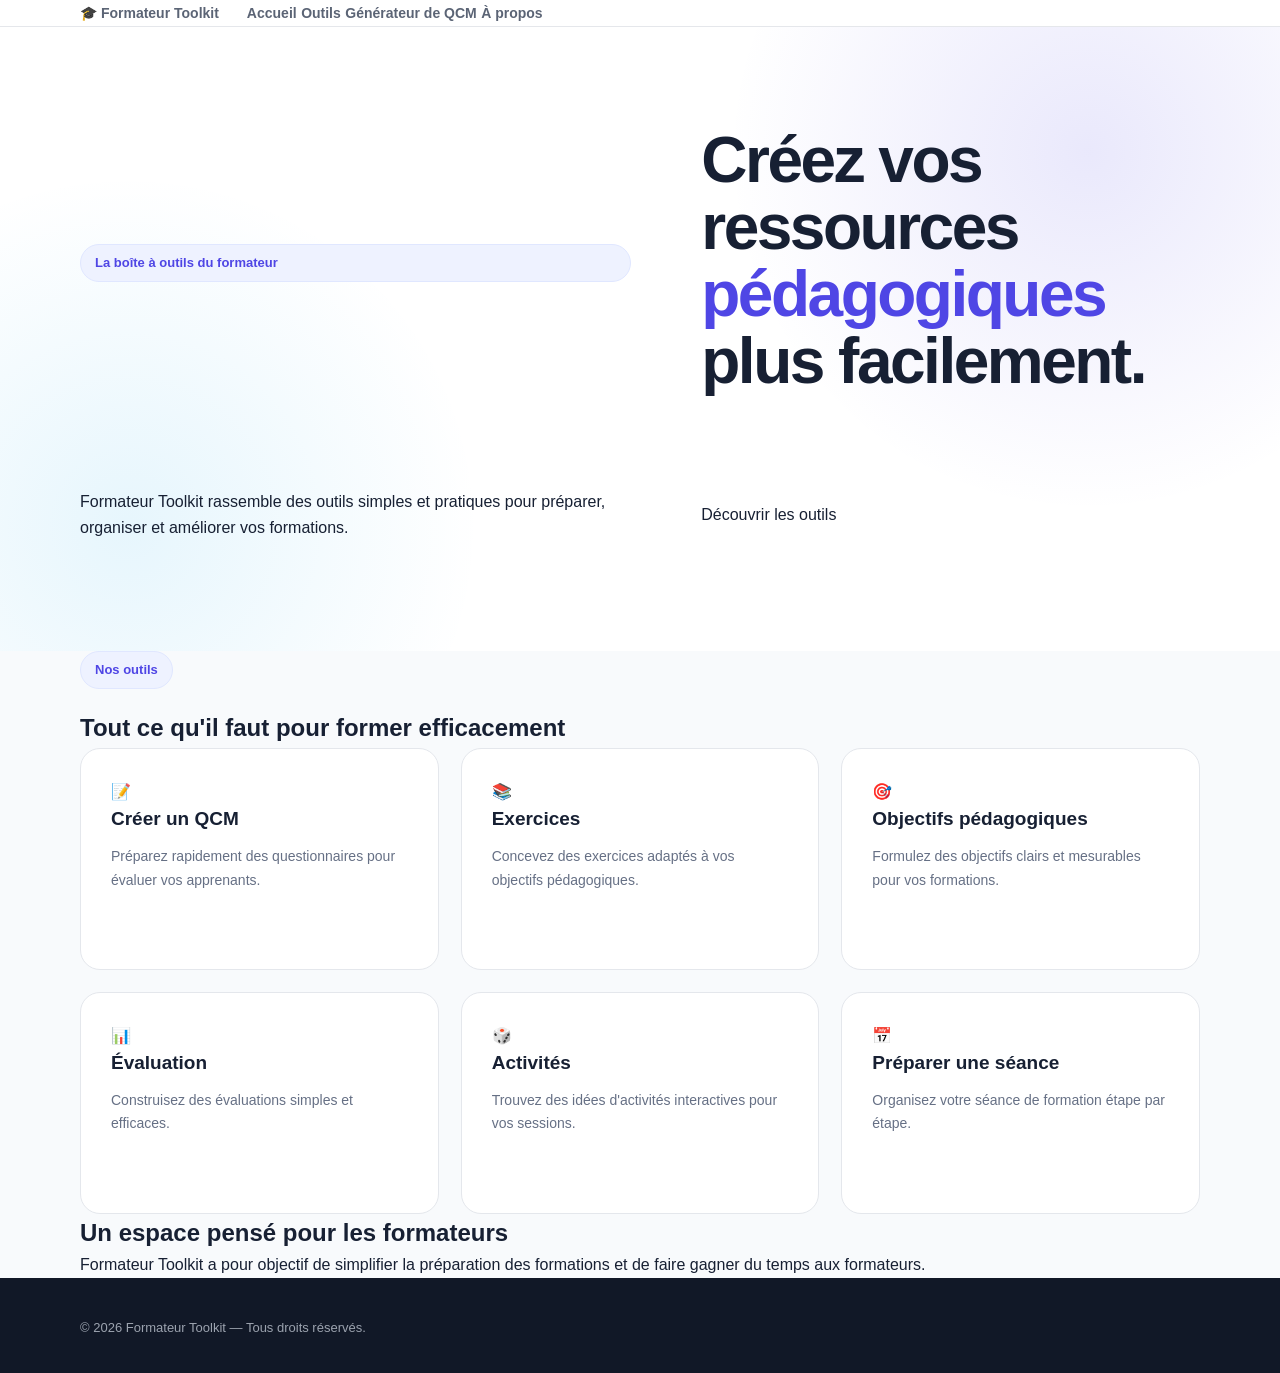
<file: index.html>
<!DOCTYPE html>
<html lang="fr">
<head>
    <meta charset="UTF-8">
    <meta name="viewport" content="width=device-width, initial-scale=1.0">
    <title>Formateur Toolkit — Outils pédagogiques pour formateurs</title>
    <meta name="description" content="Formateur Toolkit rassemble des outils simples et gratuits pour préparer, organiser et améliorer vos formations : générateur de QCM, exercices, objectifs pédagogiques et plus.">
    <link rel="canonical" href="https://aitittohicham-arch.github.io/formateur-toolkit/index.html">
    <meta property="og:title" content="Formateur Toolkit — Outils pédagogiques pour formateurs">
    <meta property="og:description" content="Des outils simples et gratuits pour préparer, organiser et améliorer vos formations.">
    <meta property="og:type" content="website">
    <meta property="og:url" content="https://aitittohicham-arch.github.io/formateur-toolkit/index.html">
    <meta name="twitter:card" content="summary">
    <meta name="twitter:title" content="Formateur Toolkit — Outils pédagogiques pour formateurs">
    <meta name="twitter:description" content="Des outils simples et gratuits pour préparer, organiser et améliorer vos formations.">
    <link rel="stylesheet" href="style.css">
</head>

<body>

    <header class="header">
        <div class="container nav">
            <a href="index.html" class="logo">🎓 Formateur Toolkit</a>

            <nav>
                <a href="index.html">Accueil</a>
                <a href="#outils">Outils</a>
                <a href="qcm.html">Générateur de QCM</a>
                <a href="#apropos">À propos</a>
            </nav>
        </div>
    </header>

    <main>

        <section class="hero">
            <div class="container hero-content">
                <p class="badge">La boîte à outils du formateur</p>

                <h1>
                    Créez vos ressources
                    <span>pédagogiques</span> plus facilement.
                </h1>

                <p class="hero-text">
                    Formateur Toolkit rassemble des outils simples et pratiques
                    pour préparer, organiser et améliorer vos formations.
                </p>

                <a href="#outils" class="button">
                    Découvrir les outils
                </a>
            </div>
        </section>

        <section id="outils" class="tools">
            <div class="container">

                <div class="section-title">
                    <p class="badge">Nos outils</p>
                    <h2>Tout ce qu'il faut pour former efficacement</h2>
                </div>

                <div class="tools-grid">

                    <a href="qcm.html" class="tool-card">
                        <div class="icon">📝</div>
                        <h3>Créer un QCM</h3>
                        <p>
                            Préparez rapidement des questionnaires
                            pour évaluer vos apprenants.
                        </p>
                    </a>

                    <article class="tool-card">
                        <div class="icon">📚</div>
                        <h3>Exercices</h3>
                        <p>
                            Concevez des exercices adaptés à vos
                            objectifs pédagogiques.
                        </p>
                    </article>

                    <article class="tool-card">
                        <div class="icon">🎯</div>
                        <h3>Objectifs pédagogiques</h3>
                        <p>
                            Formulez des objectifs clairs et
                            mesurables pour vos formations.
                        </p>
                    </article>

                    <article class="tool-card">
                        <div class="icon">📊</div>
                        <h3>Évaluation</h3>
                        <p>
                            Construisez des évaluations simples
                            et efficaces.
                        </p>
                    </article>

                    <article class="tool-card">
                        <div class="icon">🎲</div>
                        <h3>Activités</h3>
                        <p>
                            Trouvez des idées d'activités
                            interactives pour vos sessions.
                        </p>
                    </article>

                    <article class="tool-card">
                        <div class="icon">📅</div>
                        <h3>Préparer une séance</h3>
                        <p>
                            Organisez votre séance de formation
                            étape par étape.
                        </p>
                    </article>

                </div>
            </div>
        </section>

        <section id="apropos" class="about">
            <div class="container">
                <h2>Un espace pensé pour les formateurs</h2>
                <p>
                    Formateur Toolkit a pour objectif de simplifier
                    la préparation des formations et de faire gagner
                    du temps aux formateurs.
                </p>
            </div>
        </section>

    </main>

    <footer class="footer">
        <div class="container">
            <p>© 2026 Formateur Toolkit — Tous droits réservés.</p>
        </div>
    </footer>

</body>
</html>
</file>
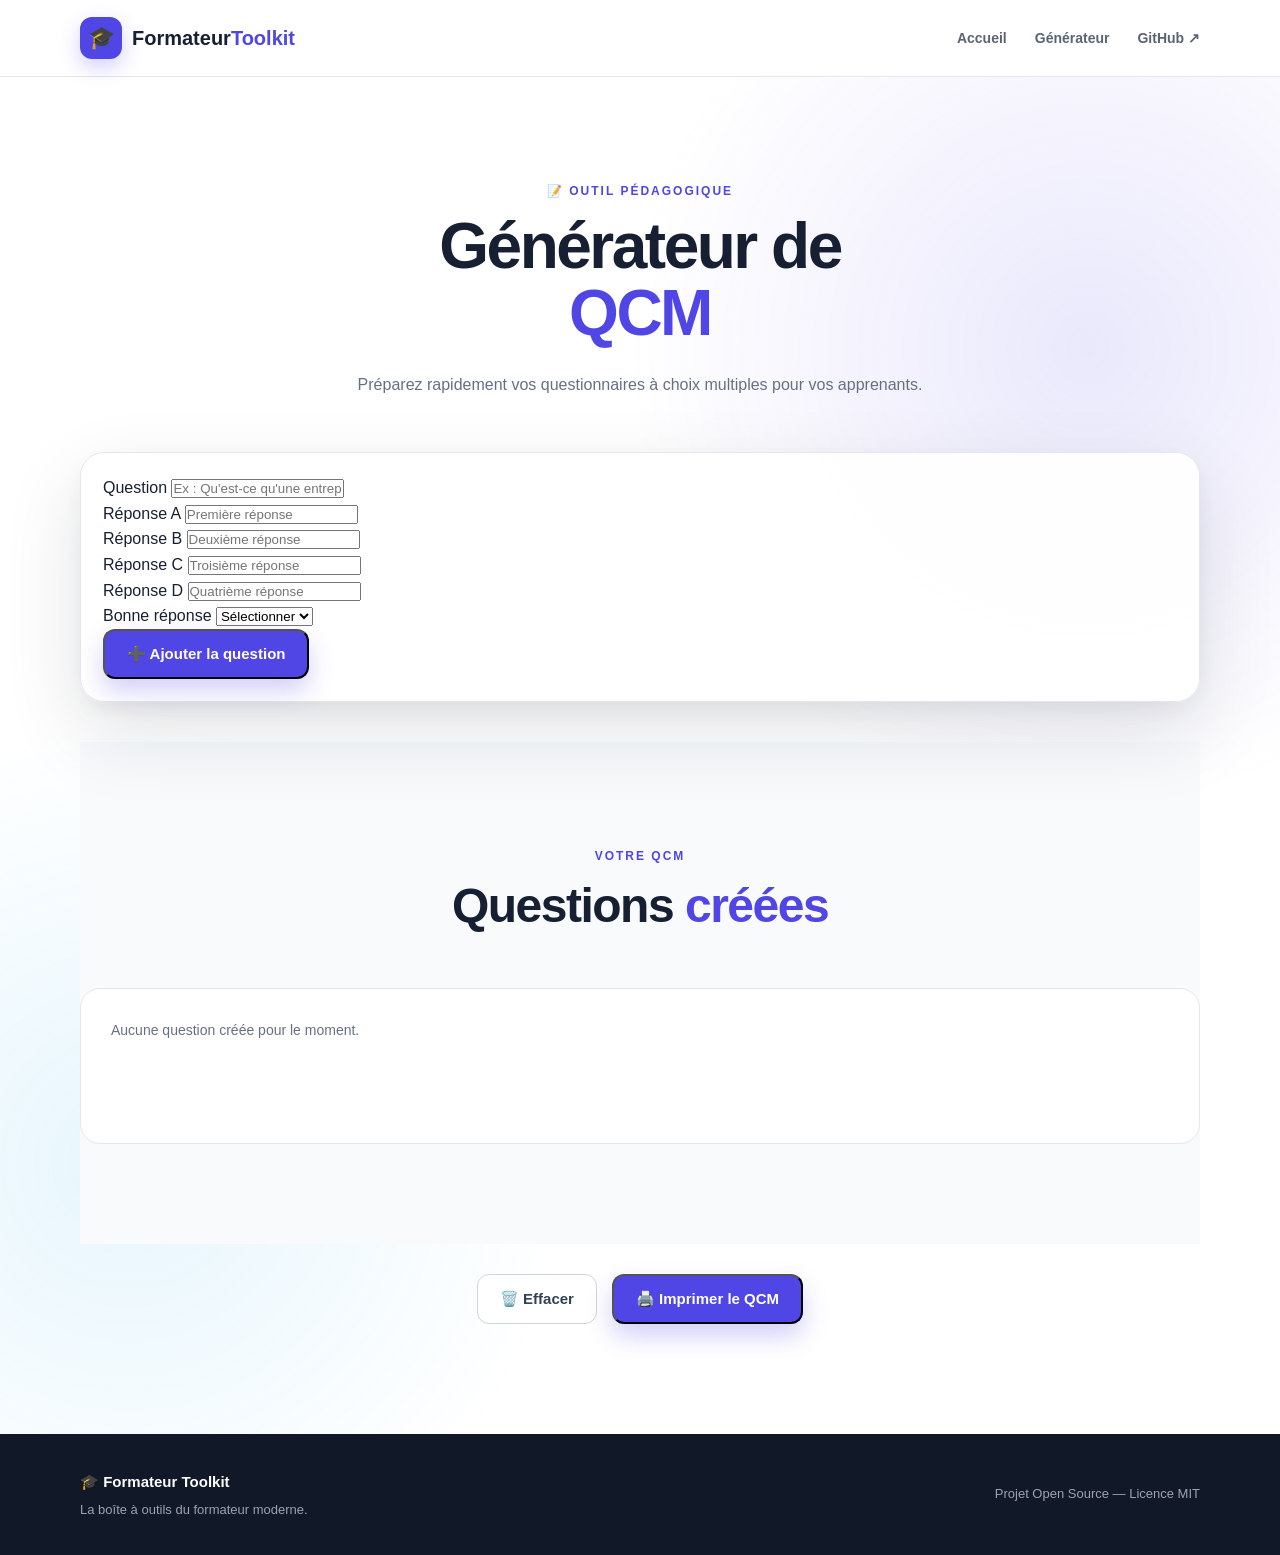
<file: qcm.html>
<!DOCTYPE html>
<html lang="fr">
<head>
    <meta charset="UTF-8">
    <meta name="viewport" content="width=device-width, initial-scale=1.0">

    <title>Générateur de QCM | Formateur Toolkit</title>

    <meta name="description"
          content="Créez facilement des questionnaires à choix multiples (QCM) pour vos apprenants avec le générateur gratuit de Formateur Toolkit — ajoutez vos questions et imprimez le résultat en un clic.">

    <link rel="canonical" href="https://aitittohicham-arch.github.io/formateur-toolkit/qcm.html">
    <meta property="og:title" content="Générateur de QCM | Formateur Toolkit">
    <meta property="og:description" content="Créez facilement des questionnaires à choix multiples pour vos apprenants.">
    <meta property="og:type" content="website">
    <meta property="og:url" content="https://aitittohicham-arch.github.io/formateur-toolkit/qcm.html">
    <meta name="twitter:card" content="summary">
    <meta name="twitter:title" content="Générateur de QCM | Formateur Toolkit">
    <meta name="twitter:description" content="Créez facilement des questionnaires à choix multiples pour vos apprenants.">

    <link rel="stylesheet" href="style.css">
</head>

<body>

    <!-- ================= HEADER ================= -->

    <header class="header">

        <div class="container navbar">

            <a href="index.html" class="logo">
                <span class="logo-icon">🎓</span>
                <span>Formateur<span class="logo-accent">Toolkit</span></span>
            </a>

            <nav class="nav">
                <a href="index.html">Accueil</a>
                <a href="#generateur">Générateur</a>
                <a href="https://github.com/aitittohicham-arch/formateur-toolkit" target="_blank" rel="noopener">
                    GitHub ↗
                </a>
            </nav>

        </div>

    </header>


    <!-- ================= MAIN ================= -->

    <main>

        <section class="hero" id="generateur">

            <div class="container">

                <div class="section-heading">

                    <span class="section-label">
                        📝 OUTIL PÉDAGOGIQUE
                    </span>

                    <h1>
                        Générateur de
                        <span>QCM</span>
                    </h1>

                    <p>
                        Préparez rapidement vos questionnaires
                        à choix multiples pour vos apprenants.
                    </p>

                </div>


                <!-- ================= FORMULAIRE ================= -->

                <div class="hero-card">

                    <form id="qcmForm">

                        <div class="form-group">

                            <label for="question">
                                Question
                            </label>

                            <input
                                type="text"
                                id="question"
                                placeholder="Ex : Qu'est-ce qu'une entreprise ?"
                                required
                            >

                        </div>


                        <div class="form-group">

                            <label for="answerA">
                                Réponse A
                            </label>

                            <input
                                type="text"
                                id="answerA"
                                placeholder="Première réponse"
                                required
                            >

                        </div>


                        <div class="form-group">

                            <label for="answerB">
                                Réponse B
                            </label>

                            <input
                                type="text"
                                id="answerB"
                                placeholder="Deuxième réponse"
                                required
                            >

                        </div>


                        <div class="form-group">

                            <label for="answerC">
                                Réponse C
                            </label>

                            <input
                                type="text"
                                id="answerC"
                                placeholder="Troisième réponse"
                                required
                            >

                        </div>


                        <div class="form-group">

                            <label for="answerD">
                                Réponse D
                            </label>

                            <input
                                type="text"
                                id="answerD"
                                placeholder="Quatrième réponse"
                                required
                            >

                        </div>


                        <div class="form-group">

                            <label for="correctAnswer">
                                Bonne réponse
                            </label>

                            <select id="correctAnswer" required>

                                <option value="">
                                    Sélectionner
                                </option>

                                <option value="A">
                                    Réponse A
                                </option>

                                <option value="B">
                                    Réponse B
                                </option>

                                <option value="C">
                                    Réponse C
                                </option>

                                <option value="D">
                                    Réponse D
                                </option>

                            </select>

                        </div>


                        <button
                            type="submit"
                            class="btn btn-primary"
                        >
                            ➕ Ajouter la question
                        </button>

                    </form>

                </div>


                <!-- ================= QUESTIONS ================= -->

                <section
                    id="questionsContainer"
                    class="tools-section"
                    style="margin-top: 40px;"
                >

                    <div class="section-heading">

                        <span class="section-label">
                            VOTRE QCM
                        </span>

                        <h2>
                            Questions
                            <span>créées</span>
                        </h2>

                    </div>

                    <div id="questionsList"></div>

                </section>


                <!-- ================= ACTIONS ================= -->

                <div
                    style="
                    display:flex;
                    justify-content:center;
                    gap:15px;
                    flex-wrap:wrap;
                    margin-top:30px;
                    "
                >

                    <button
                        id="clearQcm"
                        class="btn btn-secondary"
                        type="button"
                    >
                        🗑️ Effacer
                    </button>

                    <button
                        id="printQcm"
                        class="btn btn-primary"
                        type="button"
                    >
                        🖨️ Imprimer le QCM
                    </button>

                </div>

            </div>

        </section>

    </main>


    <!-- ================= FOOTER ================= -->

    <footer class="footer">

        <div class="container footer-content">

            <div>

                <strong>
                    🎓 Formateur Toolkit
                </strong>

                <p>
                    La boîte à outils du formateur moderne.
                </p>

            </div>

            <div>

                <p>
                    Projet Open Source — Licence MIT
                </p>

            </div>

        </div>

    </footer>


    <!-- ================= JAVASCRIPT ================= -->

    <script src="qcm.js"></script>

</body>
</html>
</file>
<file: style.css>
/* =========================================================
   FORMATEUR TOOLKIT
   Main stylesheet
   ========================================================= */

/* =========================
   RESET
   ========================= */

* {
    margin: 0;
    padding: 0;
    box-sizing: border-box;
}

html {
    scroll-behavior: smooth;
}

body {
    font-family: Arial, Helvetica, sans-serif;
    background: #f8fafc;
    color: #172033;
    line-height: 1.6;
}

a {
    text-decoration: none;
    color: inherit;
}

.container {
    width: min(1120px, 92%);
    margin: 0 auto;
}


/* =========================
   HEADER
   ========================= */

.header {
    position: sticky;
    top: 0;
    z-index: 1000;
    background: rgba(255, 255, 255, 0.94);
    border-bottom: 1px solid #e5e7eb;
    backdrop-filter: blur(12px);
}

.navbar {
    min-height: 76px;
    display: flex;
    align-items: center;
    justify-content: space-between;
    gap: 30px;
}

.logo {
    display: flex;
    align-items: center;
    gap: 10px;
    font-size: 20px;
    font-weight: 800;
    color: #172033;
}

.logo-icon {
    width: 42px;
    height: 42px;
    display: grid;
    place-items: center;
    border-radius: 12px;
    background: #4f46e5;
    font-size: 22px;
    box-shadow: 0 8px 20px rgba(79, 70, 229, 0.25);
}

.logo-accent {
    color: #4f46e5;
}

.nav {
    display: flex;
    align-items: center;
    gap: 28px;
}

.nav a {
    position: relative;
    font-size: 14px;
    font-weight: 600;
    color: #5b6475;
    transition: color 0.25s ease;
}

.nav a:hover {
    color: #4f46e5;
}

.nav a::after {
    content: "";
    position: absolute;
    left: 0;
    bottom: -7px;
    width: 0;
    height: 2px;
    background: #4f46e5;
    transition: width 0.25s ease;
}

.nav a:hover::after {
    width: 100%;
}


/* =========================
   HERO
   ========================= */

.hero {
    position: relative;
    overflow: hidden;
    padding: 100px 0 110px;
    background:
        radial-gradient(circle at 85% 20%, rgba(79, 70, 229, 0.12), transparent 30%),
        radial-gradient(circle at 10% 80%, rgba(14, 165, 233, 0.10), transparent 28%),
        #ffffff;
}

.hero-content {
    display: grid;
    grid-template-columns: 1.05fr 0.95fr;
    align-items: center;
    gap: 70px;
}

.badge {
    display: inline-flex;
    align-items: center;
    gap: 7px;
    padding: 8px 14px;
    margin-bottom: 20px;
    border-radius: 999px;
    background: #eef2ff;
    color: #4f46e5;
    border: 1px solid #e0e7ff;
    font-size: 13px;
    font-weight: 700;
}

.hero h1 {
    max-width: 700px;
    font-size: clamp(42px, 5vw, 68px);
    line-height: 1.05;
    letter-spacing: -2.5px;
    margin-bottom: 24px;
}

.hero h1 span {
    display: block;
    color: #4f46e5;
}

.hero-text > p {
    max-width: 620px;
    color: #667085;
    font-size: 18px;
    line-height: 1.8;
    margin-bottom: 32px;
}

.hero-buttons {
    display: flex;
    flex-wrap: wrap;
    gap: 14px;
}

.btn {
    display: inline-flex;
    align-items: center;
    justify-content: center;
    min-height: 50px;
    padding: 0 22px;
    border-radius: 12px;
    font-size: 15px;
    font-weight: 700;
    transition:
        transform 0.25s ease,
        box-shadow 0.25s ease,
        background 0.25s ease;
}

.btn:hover {
    transform: translateY(-3px);
}

.btn-primary {
    color: #ffffff;
    background: #4f46e5;
    box-shadow: 0 12px 25px rgba(79, 70, 229, 0.25);
}

.btn-primary:hover {
    background: #4338ca;
    box-shadow: 0 16px 30px rgba(79, 70, 229, 0.30);
}

.btn-secondary {
    color: #344054;
    background: #ffffff;
    border: 1px solid #d0d5dd;
}

.btn-secondary:hover {
    background: #f8fafc;
}


/* =========================
   HERO DASHBOARD CARD
   ========================= */

.hero-card {
    position: relative;
    padding: 22px;
    border: 1px solid #e4e7ec;
    border-radius: 24px;
    background: rgba(255, 255, 255, 0.9);
    box-shadow:
        0 30px 80px rgba(15, 23, 42, 0.12),
        0 8px 25px rgba(15, 23, 42, 0.05);
    transform: rotate(1deg);
    transition: transform 0.3s ease;
}

.hero-card:hover {
    transform: rotate(0deg) translateY(-5px);
}

.card-header {
    display: flex;
    align-items: center;
    gap: 9px;
    padding-bottom: 18px;
    margin-bottom: 15px;
    border-bottom: 1px solid #edf0f4;
    font-size: 14px;
    font-weight: 800;
}

.status-dot {
    width: 10px;
    height: 10px;
    border-radius: 50%;
    background: #22c55e;
    box-shadow: 0 0 0 5px #dcfce7;
}

.dashboard-preview {
    display: grid;
    gap: 12px;
}

.preview-item {
    display: flex;
    align-items: center;
    gap: 14px;
    padding: 16px;
    border: 1px solid #edf0f4;
    border-radius: 15px;
    background: #ffffff;
    transition:
        transform 0.25s ease,
        box-shadow 0.25s ease;
}

.preview-item:hover {
    transform: translateX(5px);
    box-shadow: 0 8px 20px rgba(15, 23, 42, 0.07);
}

.preview-item > span {
    width: 44px;
    height: 44px;
    display: grid;
    place-items: center;
    border-radius: 12px;
    background: #f1f5f9;
    font-size: 21px;
}

.preview-item strong {
    display: block;
    font-size: 15px;
    margin-bottom: 2px;
}

.preview-item small {
    color: #98a2b3;
    font-size: 12px;
}


/* =========================
   TOOLS SECTION
   ========================= */

.tools-section {
    padding: 100px 0;
    background: #f8fafc;
}

.section-heading {
    max-width: 700px;
    margin: 0 auto 55px;
    text-align: center;
}

.section-label {
    display: inline-block;
    margin-bottom: 12px;
    color: #4f46e5;
    font-size: 12px;
    font-weight: 800;
    letter-spacing: 2px;
}

.section-heading h2,
.about-content h2 {
    font-size: clamp(32px, 4vw, 48px);
    line-height: 1.15;
    letter-spacing: -1.5px;
    margin-bottom: 16px;
}

.section-heading h2 span,
.about-content h2 span {
    color: #4f46e5;
}

.section-heading p {
    color: #667085;
    font-size: 16px;
}

.tools-grid {
    display: grid;
    grid-template-columns: repeat(3, 1fr);
    gap: 22px;
}

.tool-card {
    display: block;
    padding: 30px;
    border: 1px solid #e4e7ec;
    border-radius: 20px;
    background: #ffffff;
    color: inherit;
    text-decoration: none;
    transition:
        transform 0.3s ease,
        box-shadow 0.3s ease,
        border-color 0.3s ease;
}

.tool-card:hover {
    transform: translateY(-7px);
    border-color: #c7d2fe;
    box-shadow: 0 18px 40px rgba(15, 23, 42, 0.09);
}

.tool-icon {
    width: 55px;
    height: 55px;
    display: grid;
    place-items: center;
    margin-bottom: 22px;
    border-radius: 15px;
    background: #eef2ff;
    font-size: 25px;
}

.tool-card h3 {
    margin-bottom: 10px;
    font-size: 19px;
}

.tool-card p {
    min-height: 76px;
    margin-bottom: 18px;
    color: #667085;
    font-size: 14px;
    line-height: 1.7;
}

.tool-link {
    color: #4f46e5;
    font-size: 13px;
    font-weight: 800;
}

.tool-link:hover {
    text-decoration: underline;
}


/* =========================
   ABOUT SECTION
   ========================= */

.about-section {
    padding: 100px 0;
    background: #ffffff;
}

.about-content {
    display: grid;
    grid-template-columns: 0.9fr 1.1fr;
    gap: 80px;
    align-items: center;
}

.about-content > div:last-child {
    color: #667085;
    font-size: 16px;
}

.about-content p {
    margin-bottom: 18px;
}

.open-source {
    display: inline-flex;
    align-items: center;
    gap: 10px;
    margin-top: 10px;
    padding: 12px 16px;
    border-radius: 12px;
    background: #f8fafc;
    border: 1px solid #e4e7ec;
    color: #344054;
}

.open-source span {
    font-size: 20px;
}


/* =========================
   FOOTER
   ========================= */

.footer {
    padding: 35px 0;
    background: #111827;
    color: #ffffff;
}

.footer-content {
    display: flex;
    align-items: center;
    justify-content: space-between;
    gap: 30px;
}

.footer strong {
    font-size: 15px;
}

.footer p {
    margin-top: 5px;
    color: #9ca3af;
    font-size: 13px;
}

.footer-content > div:last-child p {
    margin: 0;
}


/* =========================
   ANIMATIONS
   ========================= */

@keyframes fadeUp {
    from {
        opacity: 0;
        transform: translateY(25px);
    }

    to {
        opacity: 1;
        transform: translateY(0);
    }
}

.hero-text,
.hero-card {
    animation: fadeUp 0.8s ease both;
}

.hero-card {
    animation-delay: 0.15s;
}


/* =========================
   TABLET
   ========================= */

@media (max-width: 900px) {

    .hero {
        padding: 75px 0 85px;
    }

    .hero-content {
        grid-template-columns: 1fr;
        gap: 50px;
    }

    .hero-text {
        text-align: center;
    }

    .hero-text > p {
        margin-left: auto;
        margin-right: auto;
    }

    .hero-buttons {
        justify-content: center;
    }

    .hero-card {
        max-width: 650px;
        width: 100%;
        margin: 0 auto;
    }

    .tools-grid {
        grid-template-columns: repeat(2, 1fr);
    }

    .about-content {
        grid-template-columns: 1fr;
        gap: 30px;
    }
}


/* =========================
   MOBILE
   ========================= */

@media (max-width: 650px) {

    .navbar {
        min-height: 68px;
    }

    .nav {
        gap: 13px;
    }

    .nav a {
        font-size: 12px;
    }

    .nav a:nth-child(3) {
        display: none;
    }

    .logo {
        font-size: 16px;
    }

    .logo-icon {
        width: 36px;
        height: 36px;
        font-size: 18px;
    }

    .hero {
        padding: 60px 0 70px;
    }

    .hero h1 {
        font-size: 42px;
        letter-spacing: -1.8px;
    }

    .hero-text > p {
        font-size: 16px;
    }

    .hero-buttons {
        flex-direction: column;
    }

    .btn {
        width: 100%;
    }

    .tools-section,
    .about-section {
        padding: 70px 0;
    }

    .tools-grid {
        grid-template-columns: 1fr;
    }

    .tool-card {
        padding: 25px;
    }

    .tool-card p {
        min-height: auto;
    }

    .footer-content {
        flex-direction: column;
        text-align: center;
    }

    .footer-content > div:last-child p {
        margin-top: 0;
    }
}


/* =========================
   SMALL MOBILE
   ========================= */

@media (max-width: 430px) {

    .nav a:nth-child(2) {
        display: none;
    }

    .hero h1 {
        font-size: 36px;
    }

    .badge {
        font-size: 11px;
    }

    .hero-card {
        padding: 15px;
        border-radius: 18px;
    }

    .preview-item {
        padding: 12px;
    }
}
</file>
